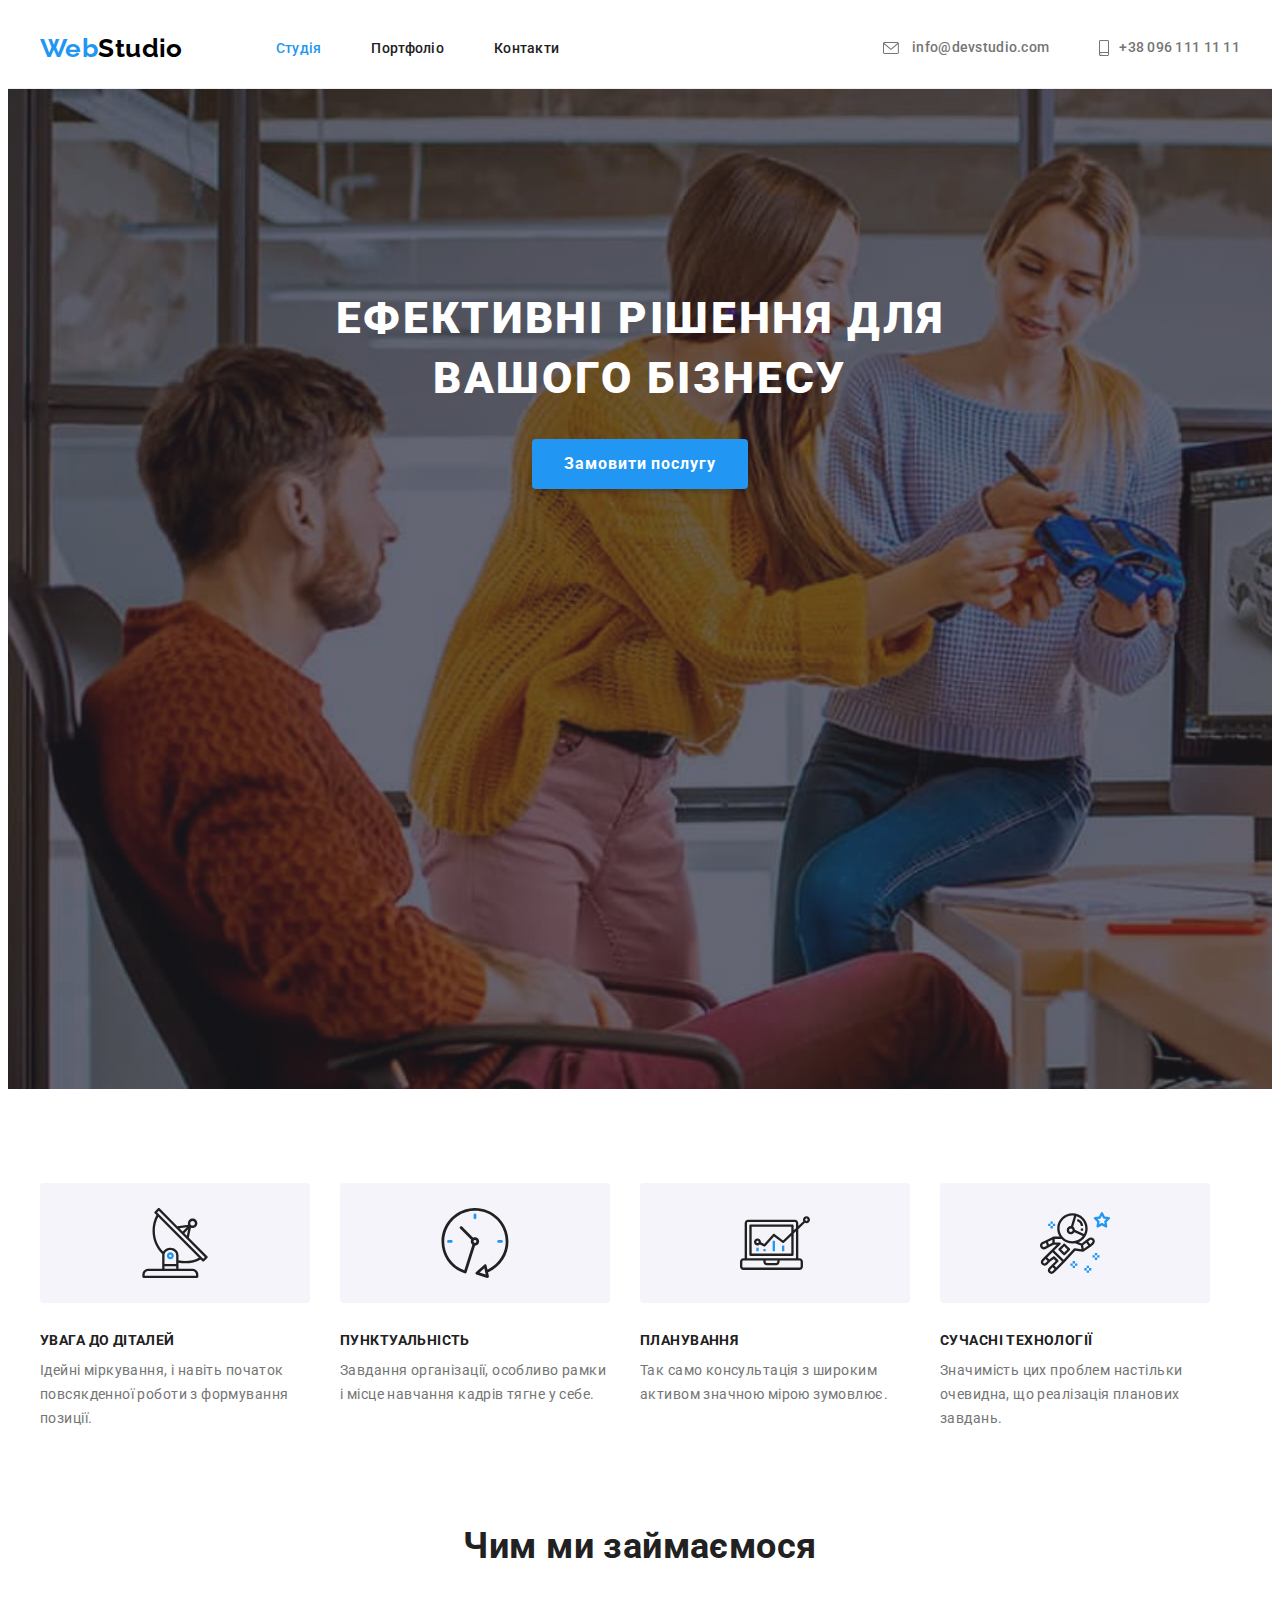
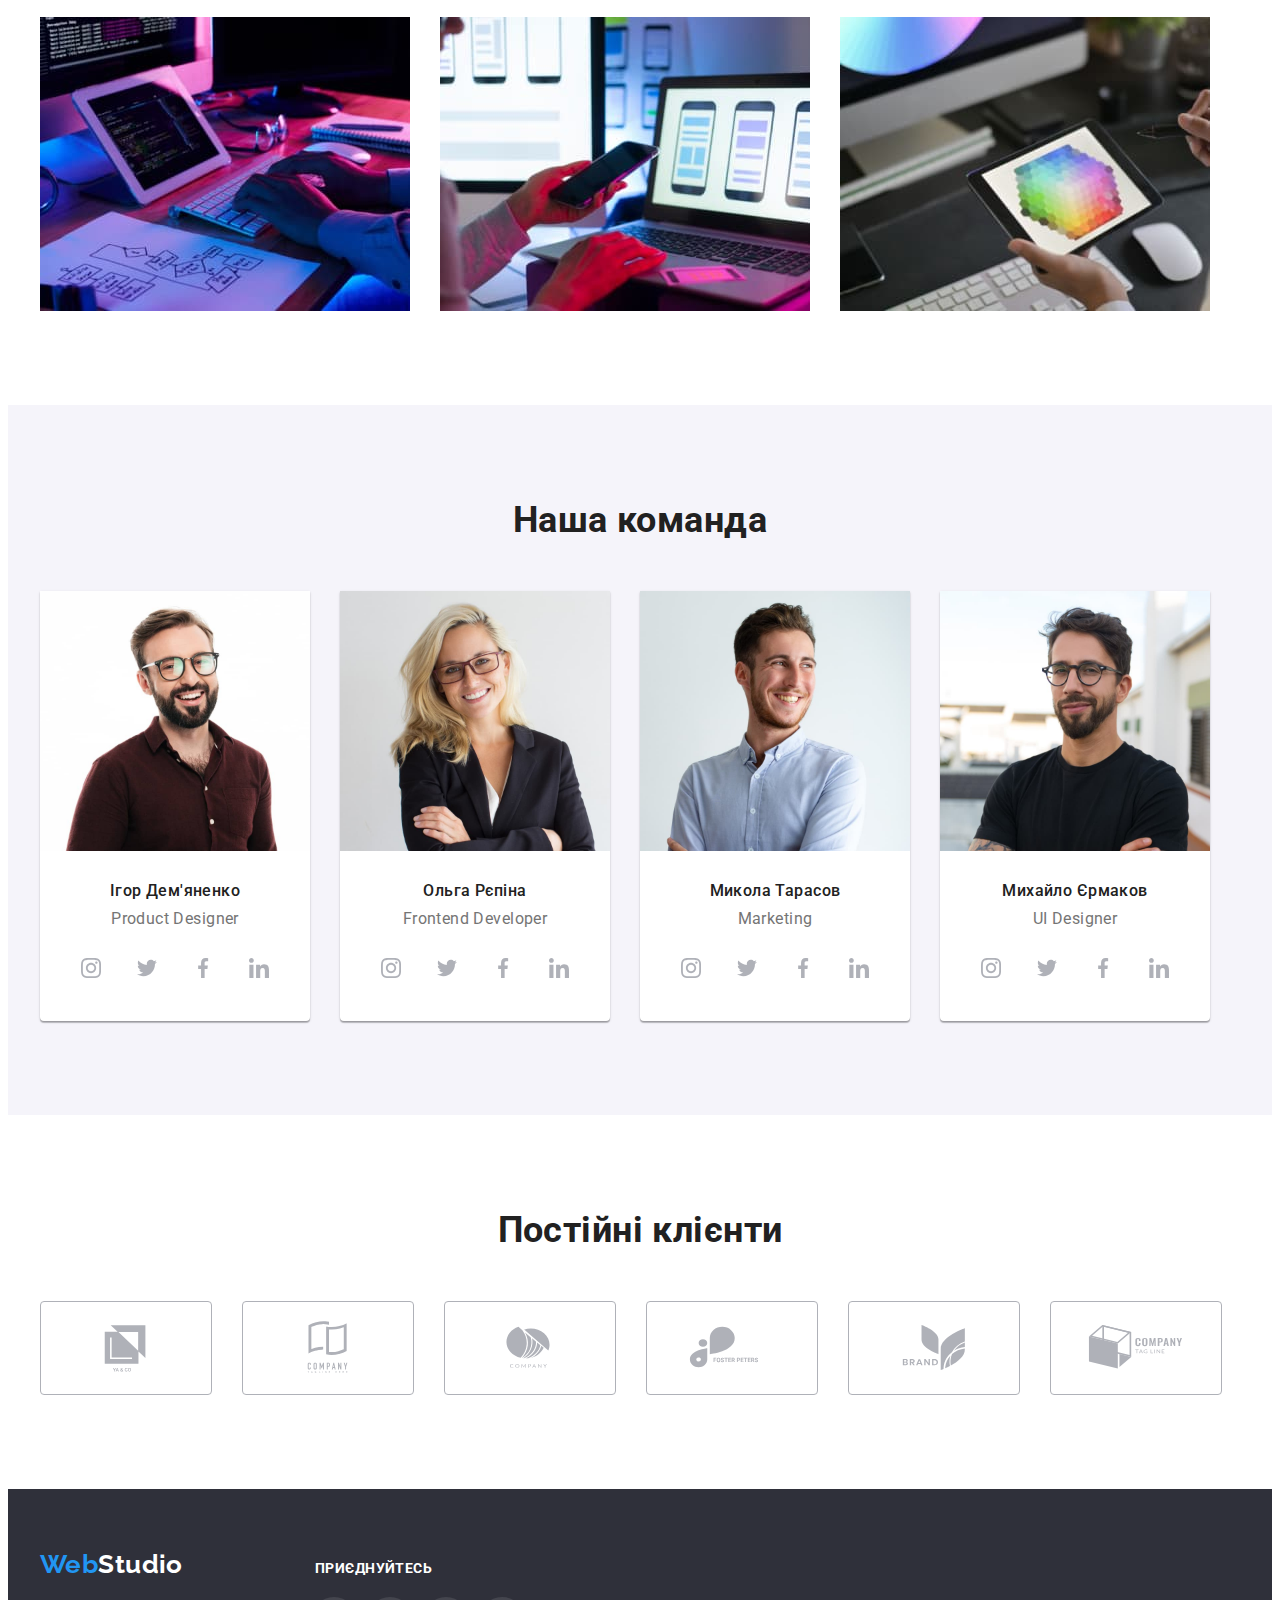
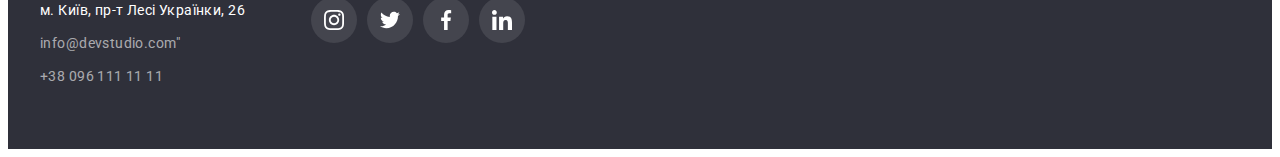
<file: index.html>
<!DOCTYPE html>
<html lang="uk">
  <head>
    <meta charset="UTF-8" />
    <meta http-equiv="X-UA-Compatible" content="IE=edge" />
    <meta name="viewport" content="width=device-width, initial-scale=1.0" />
    <title>Студія</title>
    <link
      href="https://fonts.googleapis.com/css2?family=Raleway:wght@700&family=Roboto:wght@400;500;700;900&display=swap"
      rel="stylesheet"
    />
    <link
      rel="stylesheet"
      href="https://cdnjs.cloudflare.com/ajax/libs/modern-normalize/1.1.0/modern-normalize.min.css"
      integrity="sha512-wpPYUAdjBVSE4KJnH1VR1HeZfpl1ub8YT/NKx4PuQ5NmX2tKuGu6U/JRp5y+Y8XG2tV+wKQpNHVUX03MfMFn9Q=="
      crossorigin="anonymous"
      referrerpolicy="no-referrer"
    />
    <link rel="stylesheet" href="./css/styles.css" />
  </head>
  <body>
    <header class="nav">
      <div class="container main-nav">
        <a class="nav-logo logo-top" href="/"><span class="logo">Web</span>Studio</a>
        <nav>
          <ul class="list">
            <li class="item"><a class="nav-list current" href="">Студія</a></li>
            <li class="item"><a class="nav-list" href="./portfolio.html">Портфоліо</a></li>
            <li class="item"><a class="nav-list" href="">Контакти</a></li>
          </ul>
        </nav>
        <ul class="list list-contact">
          <li class="item nav-icon">
            <a class="nav-list tint" href="mailto:info@devstudio.com">
              <svg class="icon-mail" width="16" height="12">
                <use href="./images/symbol-defs.svg#icon-envelope"></use>
              </svg>
              info@devstudio.com
            </a>
          </li>
          <li class="item nav-icon">
            <a class="nav-list tint nav-icon" href="tel:+380961111111">
              <svg class="icon-phone" width="10" height="16">
                <use href="./images/symbol-defs.svg#icon-smartphone"></use>
              </svg>
              +38 096 111 11 11
            </a>
          </li>
        </ul>
      </div>
    </header>
    <main>
      <section class="hero">
        <div class="hero-image">
          <div class="container">
            <h1 class="hero-title">Ефективні рішення для вашого бізнесу</h1>
            <button class="hero-btn" type="button">Замовити послугу</button>
          </div>
        </div>
      </section>
      <section class="section">
        <div class="container">
          <h2 class="visually-hidden">Наше кредо</h2>
          <ul class="list flex-container">
            <li class="credo-item">
              <div class="credo-icon">
                <svg class="credo-icon-size">
                  <use href="./images/symbol-defs.svg#icon-antenna"></use>
                </svg>
              </div>
              <h3 class="credo-title title">Увага до діталей</h3>
              <p class="credo-text">
                Ідейні міркування, і навіть початок повсякденної роботи з формування позиції.
              </p>
            </li>
            <li class="credo-item">
              <div class="credo-icon">
                <svg class="credo-icon-size">
                  <use href="./images/symbol-defs.svg#icon-clock"></use>
                </svg>
              </div>
              <h3 class="credo-title title">Пунктуальність</h3>
              <p class="credo-text">
                Завдання організації, особливо рамки і місце навчання кадрів тягне у себе.
              </p>
            </li>
            <li class="credo-item">
              <div class="credo-icon">
                <svg class="credo-icon-size">
                  <use href="./images/symbol-defs.svg#icon-diagram"></use>
                </svg>
              </div>
              <h3 class="credo-title title">Планування</h3>
              <p class="credo-text">
                Так само консультація з широким активом значною мірою зумовлює.
              </p>
            </li>
            <li class="credo-item">
              <div class="credo-icon">
                <svg class="credo-icon-size">
                  <use href="./images/symbol-defs.svg#icon-astronaut"></use>
                </svg>
              </div>
              <h3 class="credo-title title">Сучасні технології</h3>
              <p class="credo-text">
                Значимість цих проблем настільки очевидна, що реалізація планових завдань.
              </p>
            </li>
          </ul>
        </div>
      </section>
      <section class="section section-second">
        <div class="container">
          <h2 class="team-title title">Чим ми займаємося</h2>
          <ul class="list flex-content">
            <li>
              <img src="./images/box1.jpg" alt="Development" width="370" height="294" />
            </li>
            <li>
              <img src="./images/box2.jpg" alt="Advice" width="370" height="294" />
            </li>
            <li>
              <img src="./images/box3.jpg" alt="Project" width="370" height="294" />
            </li>
          </ul>
        </div>
      </section>
      <section class="section team">
        <div class="container">
          <h2 class="team-title">Наша команда</h2>
          <ul class="list flex-content">
            <li class="team-border">
              <img src="./images/team1.jpg" alt="Ігор Дем'яненко" width="270" height="260" />
              <div class="team-card">
                <h3 class="team-name tip">Ігор Дем'яненко</h3>
                <p class="team-job">Product Designer</p>
                <ul class="team-list">
                  <li class="team-item">
                    <a href="" class="team-icon">
                      <svg class="icon-social">
                        <use href="./images/symbol-defs.svg#icon-instagram"></use>
                      </svg>
                    </a>
                  </li>
                  <li class="team-item">
                    <a href="" class="team-icon">
                      <svg class="icon-social">
                        <use href="./images/symbol-defs.svg#icon-twitter"></use>
                      </svg>
                    </a>
                  </li>
                  <li class="team-item">
                    <a href="" class="team-icon">
                      <svg class="icon-social">
                        <use href="./images/symbol-defs.svg#icon-facebook"></use>
                      </svg>
                    </a>
                  </li>
                  <li class="team-item">
                    <a href="" class="team-icon">
                      <svg class="icon-social">
                        <use href="./images/symbol-defs.svg#icon-linkedin"></use>
                      </svg>
                    </a>
                  </li>
                </ul>
              </div>
            </li>
            <li class="team-border">
              <img src="./images/team2.jpg" alt="Ольга Рєпіна" width="270" height="260" />
              <div class="team-card">
                <h3 class="team-name tip">Ольга Рєпіна</h3>
                <p class="team-job">Frontend Developer</p>
                <ul class="team-list">
                  <li class="team-item">
                    <a href="" class="team-icon">
                      <svg class="icon-social">
                        <use href="./images/symbol-defs.svg#icon-instagram"></use>
                      </svg>
                    </a>
                  </li>
                  <li class="team-item">
                    <a href="" class="team-icon">
                      <svg class="icon-social">
                        <use href="./images/symbol-defs.svg#icon-twitter"></use>
                      </svg>
                    </a>
                  </li>
                  <li class="team-item">
                    <a href="" class="team-icon">
                      <svg class="icon-social">
                        <use href="./images/symbol-defs.svg#icon-facebook"></use>
                      </svg>
                    </a>
                  </li>
                  <li class="team-item">
                    <a href="" class="team-icon">
                      <svg class="icon-social">
                        <use href="./images/symbol-defs.svg#icon-linkedin"></use>
                      </svg>
                    </a>
                  </li>
                </ul>
              </div>
            </li>
            <li class="team-border">
              <img src="./images/team3.jpg" alt="Микола Тарасов" width="270" height="260" />
              <div class="team-card">
                <h3 class="team-name tip">Микола Тарасов</h3>
                <p class="team-job">Marketing</p>
                <ul class="team-list">
                  <li class="team-item">
                    <a href="" class="team-icon">
                      <svg class="icon-social">
                        <use href="./images/symbol-defs.svg#icon-instagram"></use>
                      </svg>
                    </a>
                  </li>
                  <li class="team-item">
                    <a href="" class="team-icon">
                      <svg class="icon-social">
                        <use href="./images/symbol-defs.svg#icon-twitter"></use>
                      </svg>
                    </a>
                  </li>
                  <li class="team-item">
                    <a href="" class="team-icon">
                      <svg class="icon-social">
                        <use href="./images/symbol-defs.svg#icon-facebook"></use>
                      </svg>
                    </a>
                  </li>
                  <li class="team-item">
                    <a href="" class="team-icon">
                      <svg class="icon-social">
                        <use href="./images/symbol-defs.svg#icon-linkedin"></use>
                      </svg>
                    </a>
                  </li>
                </ul>
              </div>
            </li>
            <li class="team-border">
              <img src="./images/team4.jpg" alt="Михайло Єрмаков" width="270" height="260" />
              <div class="team-card">
                <h3 class="team-name tip">Михайло Єрмаков</h3>
                <p class="team-job">UI Designer</p>
                <ul class="team-list">
                  <li class="team-item">
                    <a href="" class="team-icon">
                      <svg class="icon-social">
                        <use href="./images/symbol-defs.svg#icon-instagram"></use>
                      </svg>
                    </a>
                  </li>
                  <li class="team-item">
                    <a href="" class="team-icon">
                      <svg class="icon-social">
                        <use href="./images/symbol-defs.svg#icon-twitter"></use>
                      </svg>
                    </a>
                  </li>
                  <li class="team-item">
                    <a href="" class="team-icon">
                      <svg class="icon-social">
                        <use href="./images/symbol-defs.svg#icon-facebook"></use>
                      </svg>
                    </a>
                  </li>
                  <li class="team-item">
                    <a href="" class="team-icon">
                      <svg class="icon-social">
                        <use href="./images/symbol-defs.svg#icon-linkedin"></use>
                      </svg>
                    </a>
                  </li>
                </ul>
              </div>
            </li>
          </ul>
        </div>
      </section>
      <section class="section">
        <div class="container">
          <h2 class="clients-title title">Постійні клієнти</h2>
          <ul class="clients-list list">
            <li class="clients-item">
              <a class="clients-icon" href="">
                <svg class="clients-icon-size">
                  <use href="./images/symbol-defs.svg#icon-yaco"></use>
                </svg>
              </a>
            </li>
            <li class="clients-item">
              <a class="clients-icon" href="">
                <svg class="clients-icon-size">
                  <use href="./images/symbol-defs.svg#icon-tagline"></use>
                </svg>
              </a>
            </li>
            <li class="clients-item">
              <a class="clients-icon" href="">
                <svg class="clients-icon-size">
                  <use href="./images/symbol-defs.svg#icon-company"></use>
                </svg>
              </a>
            </li>
            <li class="clients-item">
              <a class="clients-icon" href="">
                <svg class="clients-icon-size">
                  <use href="./images/symbol-defs.svg#icon-foster"></use>
                </svg>
              </a>
            </li>
            <li class="clients-item">
              <a class="clients-icon" href="">
                <svg class="clients-icon-size">
                  <use href="./images/symbol-defs.svg#icon-brand"></use>
                </svg>
              </a>
            </li>
            <li class="clients-item">
              <a class="clients-icon" href="">
                <svg class="clients-icon-size">
                  <use href="./images/symbol-defs.svg#icon-kub"></use>
                </svg>
              </a>
            </li>
          </ul>
        </div>
      </section>
    </main>
    <footer class="footer">
      <div class="container footer-list">
        <div class="footer-content">
          <a class="nav-logo" href="/"
            ><span class="logo">Web</span><span class="logo-footer">Studio</span></a
          >
          <address class="address">
            <ul class="list footer-flex">
              <li class="footer-item">
                <a class="footer-nav" href="#"> м. Київ, пр-т Лесі Українки, 26</a>
              </li>
              <li class="footer-item">
                <a class="footer-nav accent" href="mailto:info@devstudio.com"
                  >info@devstudio.com"</a
                >
              </li>
              <li class="footer-item">
                <a class="footer-nav accent" href="tel:+380961111111">+38 096 111 11 11</a>
              </li>
            </ul>
          </address>
        </div>
        <div class="footer-join">
          <h2 class="join-title">Приєднуйтесь</h2>
          <ul class="footer-join-list">
            <li class="footer-join-item">
              <a href="" class="team-icon join-icon">
                <svg class="icon-social">
                  <use href="./images/symbol-defs.svg#icon-instagram"></use>
                </svg>
              </a>
            </li>
            <li class="footer-join-item">
              <a href="" class="team-icon join-icon">
                <svg class="icon-social">
                  <use href="./images/symbol-defs.svg#icon-twitter"></use>
                </svg>
              </a>
            </li>
            <li class="footer-join-item">
              <a href="" class="team-icon join-icon">
                <svg class="icon-social">
                  <use href="./images/symbol-defs.svg#icon-facebook"></use>
                </svg>
              </a>
            </li>
            <li class="footer-join-item">
              <a href="" class="team-icon join-icon">
                <svg class="icon-social">
                  <use href="./images/symbol-defs.svg#icon-linkedin"></use>
                </svg>
              </a>
            </li>
          </ul>
        </div>
      </div>
    </footer>
  </body>
</html>
</file>
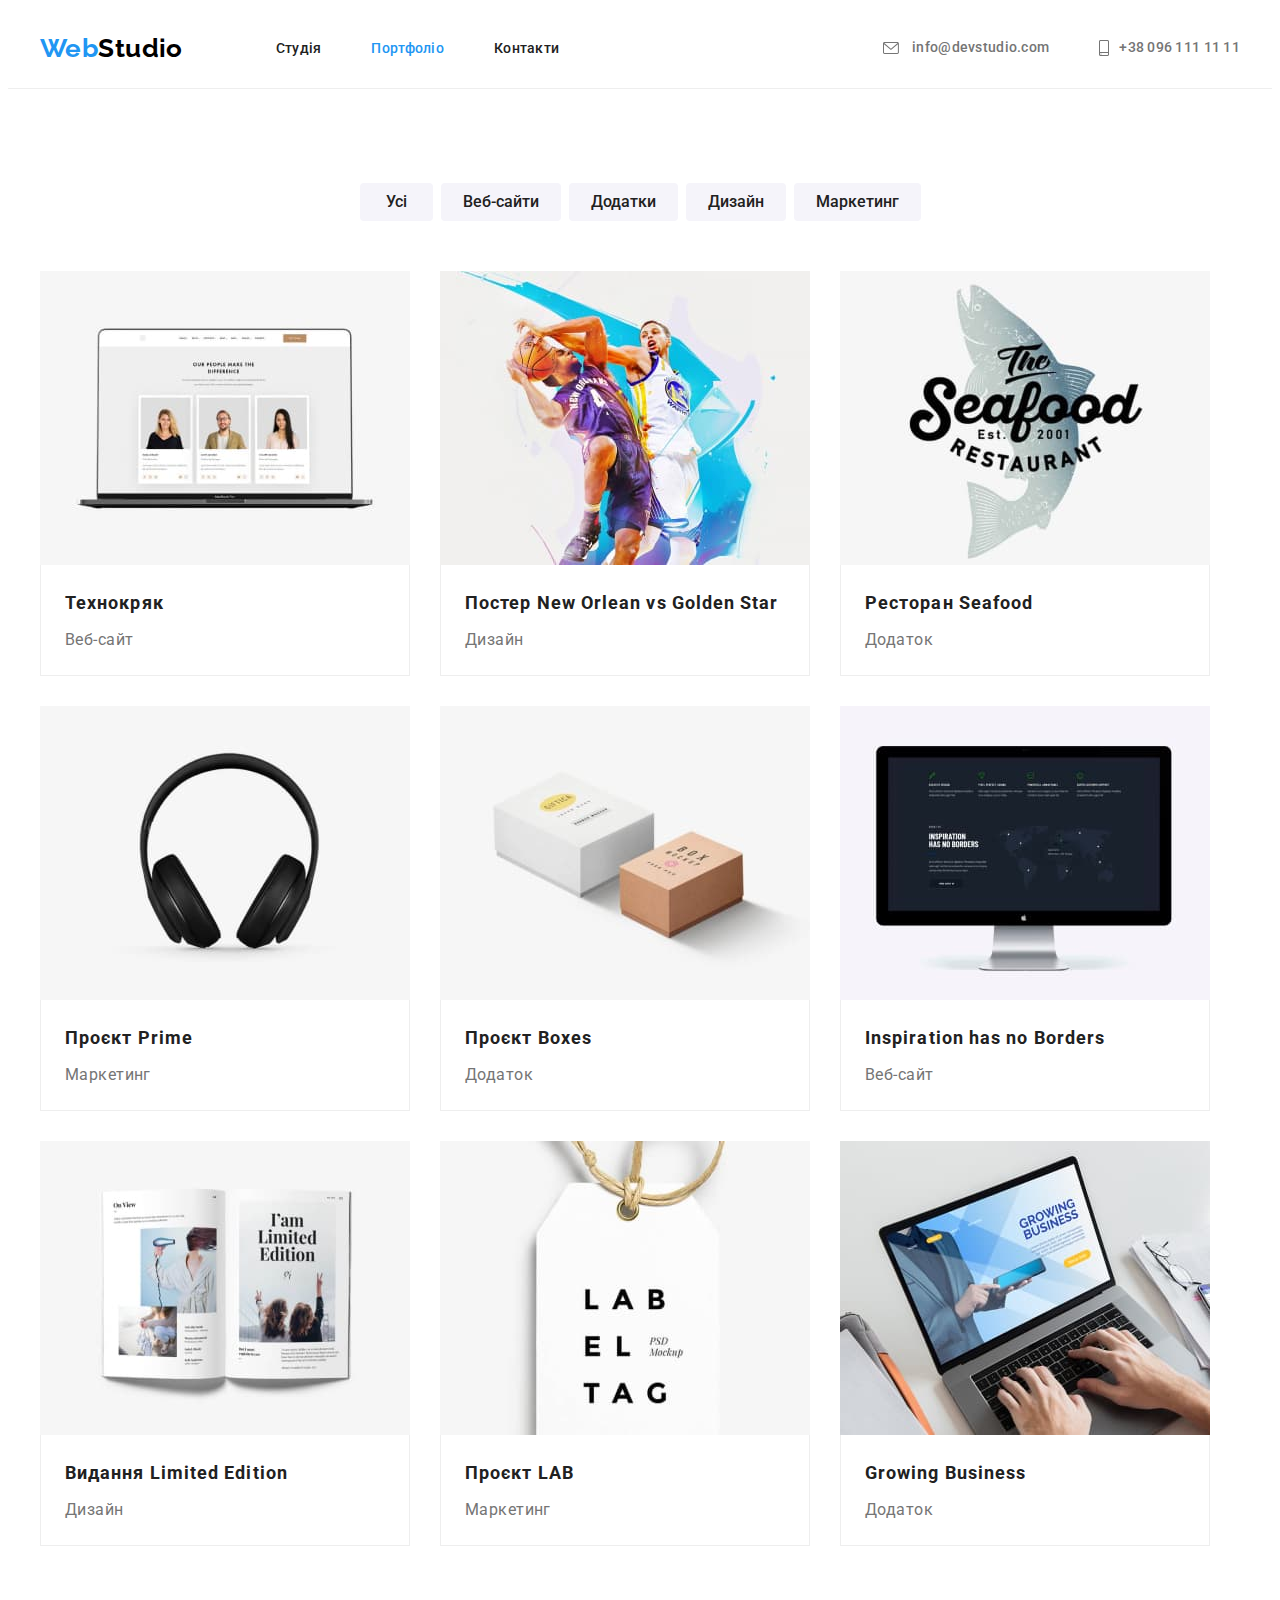
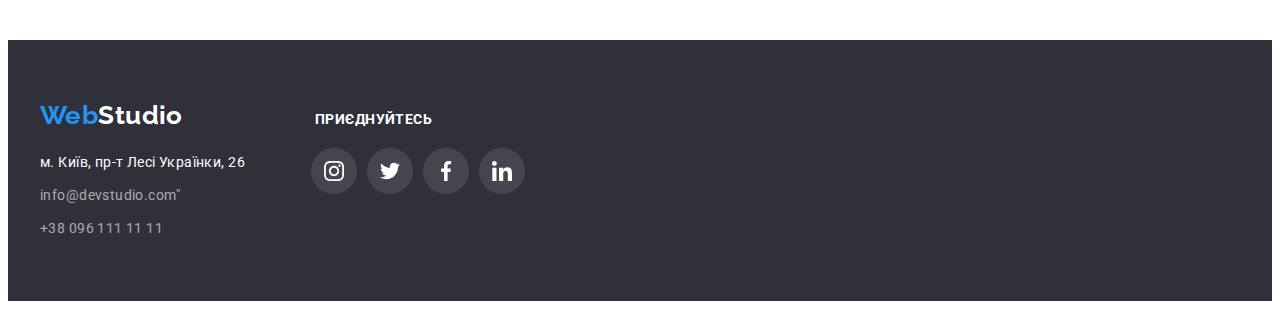
<file: portfolio.html>
<!DOCTYPE html>
<html lang="uk">
  <head>
    <meta charset="UTF-8" />
    <meta http-equiv="X-UA-Compatible" content="IE=edge" />
    <meta name="viewport" content="width=device-width, initial-scale=1.0" />
    <title>Портфоліо</title>
    <link
      href="https://fonts.googleapis.com/css2?family=Raleway:wght@700&family=Roboto:wght@400;500;700;900&display=swap"
      rel="stylesheet"
    />
    <link
      rel="stylesheet"
      href="https://cdnjs.cloudflare.com/ajax/libs/modern-normalize/1.1.0/modern-normalize.min.css"
      integrity="sha512-wpPYUAdjBVSE4KJnH1VR1HeZfpl1ub8YT/NKx4PuQ5NmX2tKuGu6U/JRp5y+Y8XG2tV+wKQpNHVUX03MfMFn9Q=="
      crossorigin="anonymous"
      referrerpolicy="no-referrer"
    />
    <link rel="stylesheet" href="./css/styles.css" />
  </head>
  <body>
    <header class="nav">
      <div class="container main-nav">
        <a class="nav-logo logo-top" href="/"><span class="logo">Web</span>Studio</a>
        <nav>
          <ul class="list">
            <li class="item"><a class="nav-list" href="./index.html">Студія</a></li>
            <li class="item"><a class="nav-list current" href="">Портфоліо</a></li>
            <li class="item"><a class="nav-list" href="">Контакти</a></li>
          </ul>
        </nav>
        <ul class="list list-contact">
          <li class="item nav-icon">
            <a class="nav-list tint" href="mailto:info@devstudio.com">
              <svg class="icon-mail" width="16" height="12">
                <use href="./images/symbol-defs.svg#icon-envelope"></use>
              </svg>
              info@devstudio.com
            </a>
          </li>
          <li class="item nav-icon">
            <a class="nav-list tint nav-icon" href="tel:+380961111111">
              <svg class="icon-phone" width="10" height="16">
                <use href="./images/symbol-defs.svg#icon-smartphone"></use>
              </svg>
              +38 096 111 11 11
            </a>
          </li>
        </ul>
      </div>
    </header>
    <main>
      <section class="section">
        <div class="container">
          <h1 class="visually-hidden">Наші роботи</h1>
          <ul class="list filter-list">
            <li><button type="button" class="filter tip">Усі</button></li>
            <li>
              <button type="button" class="filter tip">Веб-сайти</button>
            </li>
            <li><button type="button" class="filter tip">Додатки</button></li>
            <li><button type="button" class="filter tip">Дизайн</button></li>
            <li>
              <button type="button" class="filter tip">Маркетинг</button>
            </li>
          </ul>
          <ul class="list flex-list">
            <li class="flex-element">
              <a href="" class="work-list"
                ><img src="./images/portfolio1.jpg" alt="Веб-сайт" width="370" height="294" />
                <div class="work-border">
                  <h2 class="work-name title">Технокряк</h2>
                  <p class="work-text">Веб-сайт</p>
                </div></a
              >
            </li>
            <li class="flex-element">
              <a href="" class="work-list"
                ><img src="./images/portfolio2.jpg" alt="Постер" width="370" height="294" />
                <div class="work-border">
                  <h2 class="work-name title">Постер New Orlean vs Golden Star</h2>
                  <p class="work-text">Дизайн</p>
                </div></a
              >
            </li>
            <li class="flex-element">
              <a href="" class="work-list"
                ><img
                  src="./images/portfolio3.jpg"
                  alt="Ресторан Seafood"
                  width="370"
                  height="294"
                />
                <div class="work-border">
                  <h2 class="work-name title">Ресторан Seafood</h2>
                  <p class="work-text">Додаток</p>
                </div></a
              >
            </li>
            <li class="flex-element">
              <a href="" class="work-list"
                ><img src="./images/portfolio4.jpg" alt="Проєкт Prime" width="370" height="294" />
                <div class="work-border">
                  <h2 class="work-name title">Проєкт Prime</h2>
                  <p class="work-text">Маркетинг</p>
                </div></a
              >
            </li>
            <li class="flex-element">
              <a href="" class="work-list"
                ><img src="./images/portfolio5.jpg" alt="Проєкт Boxes" width="370" height="294" />
                <div class="work-border">
                  <h2 class="work-name title">Проєкт Boxes</h2>
                  <p class="work-text">Додаток</p>
                </div></a
              >
            </li>
            <li class="flex-element">
              <a href="" class="work-list"
                ><img
                  src="./images/portfolio6.jpg"
                  alt="Розробка веб-сайтів"
                  width="370"
                  height="294"
                />
                <div class="work-border">
                  <h2 class="work-name title">Inspiration has no Borders</h2>
                  <p class="work-text">Веб-сайт</p>
                </div></a
              >
            </li>
            <li class="flex-element">
              <a href="" class="work-list"
                ><img src="./images/portfolio7.jpg" alt="Книга" width="370" height="294" />
                <div class="work-border">
                  <h2 class="work-name title">Видання Limited Edition</h2>
                  <p class="work-text">Дизайн</p>
                </div></a
              >
            </li>
            <li class="flex-element">
              <a href="" class="work-list"
                ><img src="./images/portfolio8.jpg" alt="Логотип" width="370" height="294" />
                <div class="work-border">
                  <h2 class="work-name title">Проєкт LAB</h2>
                  <p class="work-text">Маркетинг</p>
                </div></a
              >
            </li>
            <li class="flex-element">
              <a href="" class="work-list"
                ><img src="./images/portfolio9.jpg" alt="Ноутбук" width="370" height="294" />
                <div class="work-border">
                  <h2 class="work-name title">Growing Business</h2>
                  <p class="work-text">Додаток</p>
                </div></a
              >
            </li>
          </ul>
        </div>
      </section>
    </main>
    <footer class="footer">
      <div class="container footer-list">
        <div class="footer-content">
          <a class="nav-logo" href="/"
            ><span class="logo">Web</span><span class="logo-footer">Studio</span></a
          >
          <address class="address">
            <ul class="list footer-flex">
              <li class="footer-item">
                <a class="footer-nav" href="#"> м. Київ, пр-т Лесі Українки, 26</a>
              </li>
              <li class="footer-item">
                <a class="footer-nav accent" href="mailto:info@devstudio.com"
                  >info@devstudio.com"</a
                >
              </li>
              <li class="footer-item">
                <a class="footer-nav accent" href="tel:+380961111111">+38 096 111 11 11</a>
              </li>
            </ul>
          </address>
        </div>
        <div class="footer-join">
          <h2 class="join-title">Приєднуйтесь</h2>
          <ul class="footer-join-list">
            <li class="footer-join-item">
              <a href="" class="team-icon join-icon">
                <svg class="icon-social">
                  <use href="./images/symbol-defs.svg#icon-instagram"></use>
                </svg>
              </a>
            </li>
            <li class="footer-join-item">
              <a href="" class="team-icon join-icon">
                <svg class="icon-social">
                  <use href="./images/symbol-defs.svg#icon-twitter"></use>
                </svg>
              </a>
            </li>
            <li class="footer-join-item">
              <a href="" class="team-icon join-icon">
                <svg class="icon-social">
                  <use href="./images/symbol-defs.svg#icon-facebook"></use>
                </svg>
              </a>
            </li>
            <li class="footer-join-item">
              <a href="" class="team-icon join-icon">
                <svg class="icon-social">
                  <use href="./images/symbol-defs.svg#icon-linkedin"></use>
                </svg>
              </a>
            </li>
          </ul>
        </div>
      </div>
    </footer>
  </body>
</html>
</file>
<file: css/styles.css>
:root {
  --white: #ffffff;
  --black: #000000;
  --black-title: #212121;
  --blue: #2196f3;
  --bg-black: #2f303a;
  --color-text: #757575;
  --bg-white: #f5f4fa;
  --color-border: #eeeeee;
  --icon-color: #afb1b8;
}
body {
  color: var(--color-text);
  font-family: 'Roboto', sans-serif;
  font-size: 14px;
  letter-spacing: 0.03em;
  background-color: var(--white);
}
h1,
h2,
h3,
p {
  margin-top: 0;
  margin-bottom: 0;
}
img {
  display: block;
}
.container {
  width: 1200px;
  padding-left: 15px;
  padding-right: 15px;
  margin: 0 auto;
}
.section {
  padding-top: 94px;
  padding-bottom: 94px;
}
.section-second {
  padding-top: 0;
}
.title {
  color: var(--black-title);
}

.list,
.main-nav,
.flex-container {
  display: flex;
}

.list {
  list-style: none;
  padding: 0;
  margin: 0;
}
.flex-content {
  flex-wrap: wrap;
  gap: 30px;
}

.list .item:not(:last-child) {
  margin-right: 50px;
}
.main-nav {
  align-items: center;
}
.list-contact {
  margin-left: auto;
}
.nav-logo {
  text-decoration: none;
  color: var(--black);
  font-family: 'Raleway', sans-serif;
  font-weight: 700;
  font-size: 26px;
  line-height: 1.17;
}
.logo-top {
  padding-top: 24px;
  padding-bottom: 24px;
  margin-right: 93px;
}
.logo {
  color: var(--blue);
}
.logo-footer {
  color: var(--white);
}
.nav {
  border-bottom: 1px solid var(--color-border);
}
.nav-list {
  padding-top: 32px;
  padding-bottom: 32px;
  color: var(--black-title);
  text-decoration: none;
  font-weight: 500;
  line-height: 1.14;
  letter-spacing: 0.02em;
}
.nav-icon {
  display: flex;
  align-items: center;
}
.icon-phone,
.icon-mail {
  margin-right: 10px;
}
.current {
  color: var(--blue);
}
.nav-list:hover,
.nav-list:focus {
  color: var(--blue);
}
.icon-phone,
.icon-mail {
  fill: currentColor;
  vertical-align: middle;
}

.tint {
  color: var(--color-text);
}
.hero {
  text-align: center;
}
.hero-image {
  height: 600px;
  max-width: 1600px;
  margin-left: auto;
  margin-right: auto;
  background-image: linear-gradient(to right, rgba(47, 48, 58, 0.4), rgba(47, 48, 58, 0.4)),
    url(../images/hero.jpg);
  background-repeat: no-repeat;
  background-size: cover;
  background-color: #c4c4c4;
  padding-top: 200px;
  padding-bottom: 200px;
}

.hero-title {
  width: 696px;
  color: var(--white);
  font-weight: 900;
  font-size: 44px;
  line-height: 1.36;
  letter-spacing: 0.06em;
  text-transform: uppercase;
  margin-bottom: 30px;
  margin-left: auto;
  margin-right: auto;
}
.hero-btn {
  border-width: 0;
  display: inline-block;
  border-radius: 4px;
  padding: 10px 32px;
  min-width: 216px;
  color: var(--white);
  font-family: inherit;
  font-weight: 700;
  font-size: 16px;
  line-height: 1.88;
  text-align: center;
  letter-spacing: 0.06em;
  background-color: var(--blue);
  cursor: pointer;
  box-shadow: 0px 4px 4px rgba(0, 0, 0, 0.15);
}

.visually-hidden {
  position: absolute;
  width: 1px;
  height: 1px;
  margin: -1px;
  border: 0;
  padding: 0;
  white-space: nowrap;
  clip-path: inset(100%);
  clip: rect(0 0 0 0);
  overflow: hidden;
}
.credo-icon {
  width: 270px;
  height: 120px;
  margin-bottom: 30px;
  display: inline-flex;
  background-color: var(--bg-white);
  align-items: center;
  justify-content: center;
  border-radius: 4px;
}
.credo-icon-size {
  width: 70px;
  height: 70px;
}
.credo-title {
  font-size: 14px;
  line-height: 1.14;
  margin-bottom: 10px;
  text-transform: uppercase;
}

.credo-text {
  line-height: 1.71;
}
.flex-container {
  flex-wrap: wrap;
  gap: 30px;
}
.credo-item {
  flex-basis: calc((100%- 3 * 30px) / 4);
  max-width: 270px;
}
.team {
  background: var(--bg-white);
}
.team-title {
  color: var(--black-title);
  font-size: 36px;
  line-height: 1.17;
  text-align: center;
  margin-bottom: 50px;
}

.team-name {
  line-height: 1.19;
  margin-bottom: 10px;
  text-align: center;
}
.tip {
  color: var(--black-title);
  font-size: 16px;
  font-weight: 500;
}
.team-card {
  padding-top: 30px;
  padding-bottom: 30px;
}
.team-job {
  font-size: 16px;
  line-height: 1.18;
  text-align: center;
  margin-bottom: 16px;
}
.team-border {
  background-color: var(--white);
  border: 1px solid --black;
  box-shadow: 0px 1px 3px rgba(0, 0, 0, 0.12), 0px 1px 1px rgba(0, 0, 0, 0.14),
    0px 2px 1px rgba(0, 0, 0, 0.2);
  border-radius: 0px 0px 4px 4px;
}
.team-list {
  list-style: none;
  padding-left: 0;
  margin: 0;
  display: flex;
  justify-content: center;
  gap: 10px;
}
.team-item {
  color: var(--icon-color);
}
.team-icon {
  display: inline-flex;
  width: 44px;
  height: 44px;
  border: 1px solid transparent;
  border-radius: 50%;
  color: var(--icon-color);
  align-items: center;
  justify-content: center;
}
.team-icon:hover,
.team-icon:focus {
  background-color: var(--blue);
  color: var(--white);
}
.icon-social {
  width: 20px;
  height: 20px;
  fill: currentColor;
}

.filter {
  border-width: 0;
  display: inline-block;
  padding: 6px 22px;
  min-width: 73px;
  line-height: 1.63;
  font-family: inherit;
  background-color: var(--bg-white);
  text-align: center;
  cursor: pointer;
  border-radius: 4px;
}
.filter:hover,
.filter:focus {
  color: var(--white);
  background-color: var(--blue);
  box-shadow: 0px 3px 1px rgba(0, 0, 0, 0.1), 0px 1px 2px rgba(0, 0, 0, 0.08),
    0px 2px 2px rgba(0, 0, 0, 0.12);
}
.filter-list {
  justify-content: center;
  gap: 8px;
  margin-bottom: 50px;
}
.flex-list {
  flex-wrap: wrap;
  gap: 30px;
}
.flex-element {
  max-width: 370px;
  flex-basis: calc((100%-2 * 30) / 3);
}
.work-list {
  text-decoration: none;
  display: block;
}
.work-name {
  font-size: 18px;
  line-height: 2;
  letter-spacing: 0.06em;
  margin-bottom: 4px;
  text-align: left;
}
.work-text {
  color: var(--color-text);
  font-size: 16px;
  line-height: 1.88;
  text-align: left;
}
.work-border {
  padding: 20px 24px;
  border: 1px solid var(--color-border);
  border-top: 0;
}

.work-list:hover,
.work-list:focus {
  box-shadow: 0px 1px 1px rgba(0, 0, 0, 0.12), 0px 4px 4px rgba(0, 0, 0, 0.06),
    1px 4px 6px rgba(0, 0, 0, 0.16);
}
.clients-title {
  font-size: 36px;
  line-height: 1.17;
  text-align: center;
  margin-bottom: 50px;
}
.clients-list {
  list-style: none;
  padding-left: 0;
  display: flex;
  gap: 30px;
}

.clients-icon {
  width: 170px;
  height: 92px;
  border: 1px solid var(--icon-color);
  border-radius: 4px;
  display: inline-flex;
  align-items: center;
  justify-content: center;
  color: var(--icon-color);
}
.clients-icon:hover,
.clients-icon:focus {
  color: var(--blue);
  border: 1px solid var(--blue);
}

.clients-icon-size {
  width: 106px;
  height: 60px;
  fill: currentColor;
}

.footer {
  background-color: var(--bg-black);
  padding-top: 60px;
  padding-bottom: 60px;
}

.footer-flex {
  flex-direction: column;
}
.footer-flex .footer-item:not(:last-child) {
  margin-bottom: 9px;
}

.address {
  font-style: normal;
  margin-top: 20px;
}
.footer-nav {
  color: var(--white);
  line-height: 1.71;
  text-decoration: none;
}
.accent {
  color: rgba(255, 255, 255, 0.6);
}
.footer-nav:hover,
.footer-nav:focus {
  color: var(--blue);
}

.join-title {
  font-size: 14px;
  line-height: 1.14;
  margin-bottom: 20px;
  text-transform: uppercase;
  color: var(--white);
}
.footer-list {
  display: flex;
  gap: 70px;
  align-items: baseline;
}
.footer-join-list {
  max-width: 206px;
  list-style: none;
  padding-left: 0;
  margin: 0;
  display: flex;
  justify-content: center;
  gap: 10px;
}
.join-icon {
  color: var(--white);
  background: rgba(255, 255, 255, 0.1);
}
</file>
